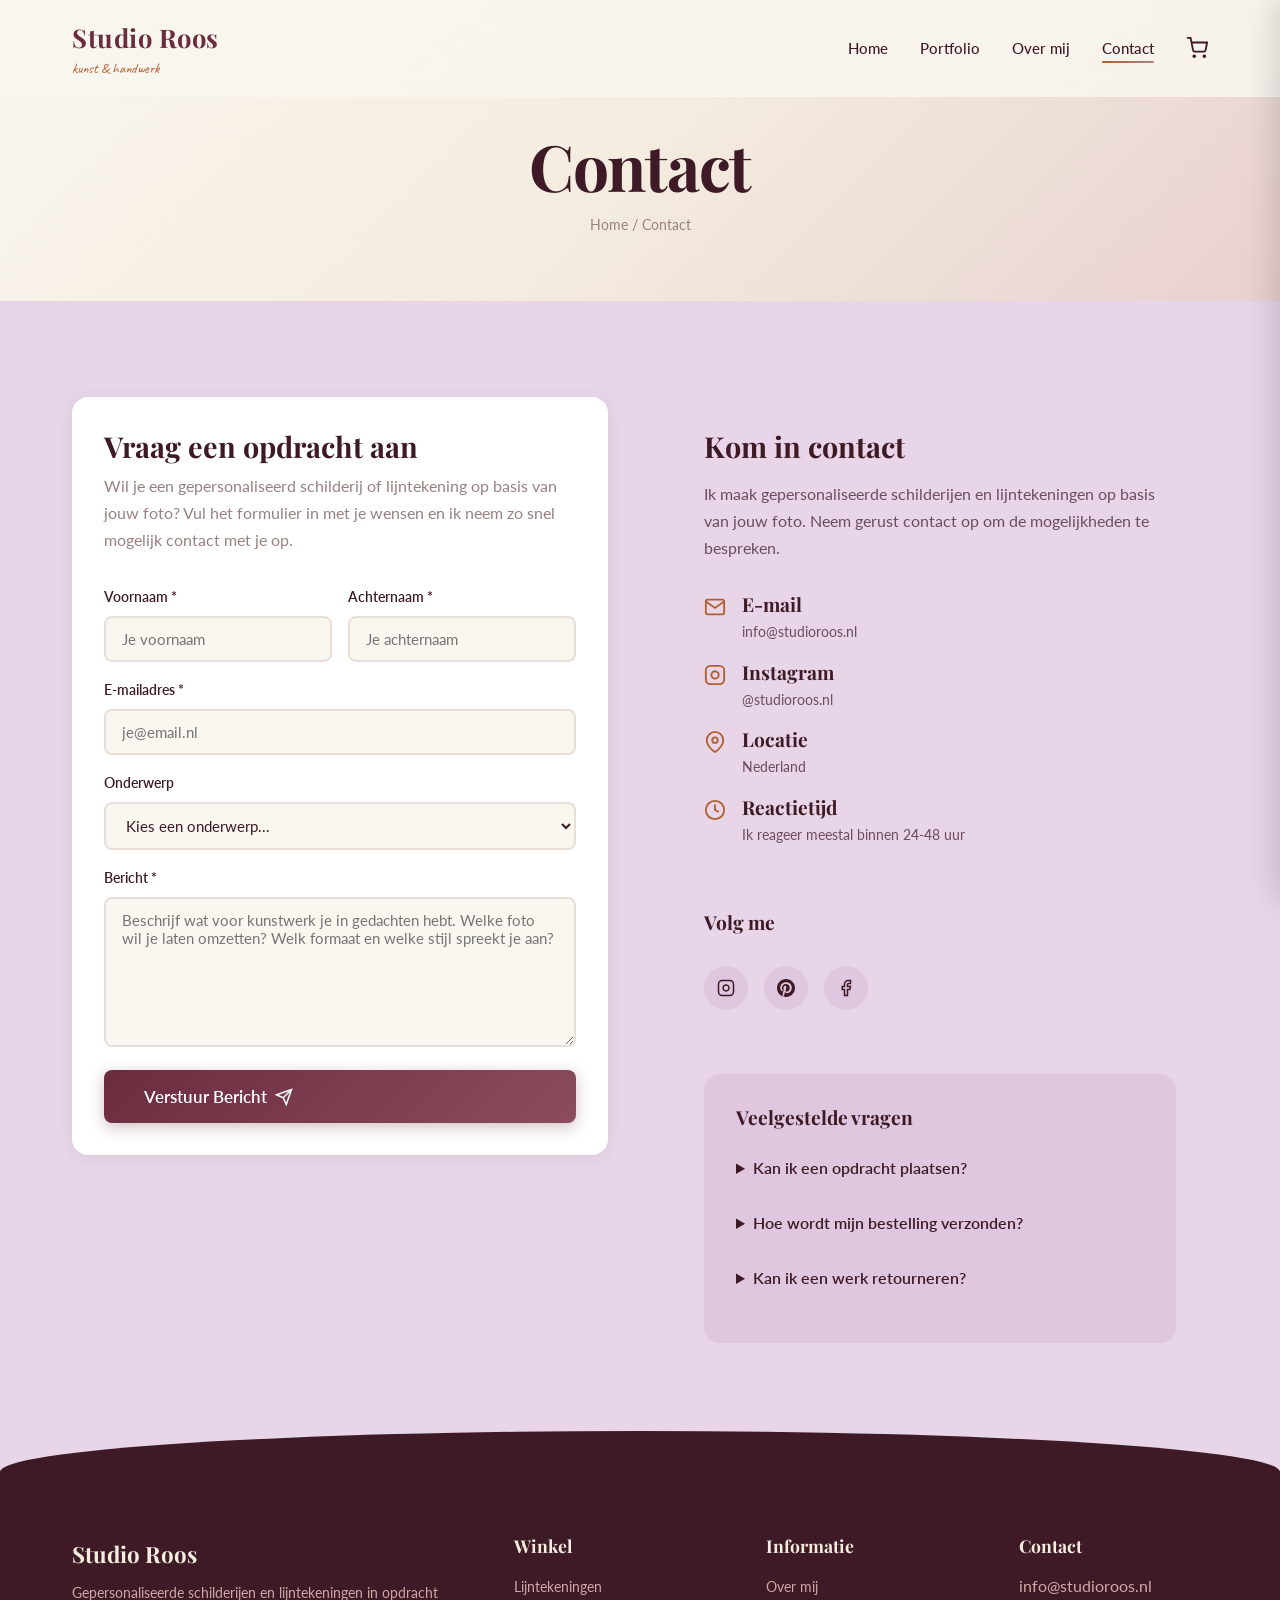
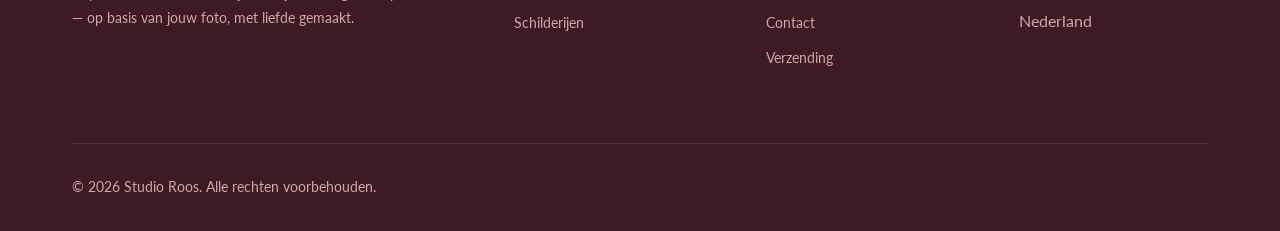
<file: contact.html>
<!DOCTYPE html>
<html lang="nl">
<head>
  <meta charset="UTF-8">
  <meta name="viewport" content="width=device-width, initial-scale=1.0">
  <title>Contact — Studio Roos</title>
  <meta name="description" content="Neem contact op met Studio Roos voor een gepersonaliseerd schilderij of lijntekening op basis van jouw foto.">
  
  <link rel="preconnect" href="https://fonts.googleapis.com">
  <link rel="preconnect" href="https://fonts.gstatic.com" crossorigin>
  <link href="https://fonts.googleapis.com/css2?family=Playfair+Display:ital,wght@0,400;0,700;1,400&family=Lato:wght@300;400;500;700&family=Caveat:wght@400;600&display=swap" rel="stylesheet">
  <link rel="stylesheet" href="css/style.css">
</head>
<body>

  <!-- NAVIGATIE -->
  <nav class="navbar" id="navbar">
    <div class="container">
      <a href="index.html" class="navbar-brand">
        <div>
          <span class="logo-text">Studio Roos</span>
          <span class="logo-sub">kunst & handwerk</span>
        </div>
      </a>
      <ul class="nav-links" id="navLinks">
        <li><a href="index.html">Home</a></li>
        <li><a href="winkel.html">Portfolio</a></li>
        <li><a href="over.html">Over mij</a></li>
        <li><a href="contact.html" class="active">Contact</a></li>
        <li>
          <a href="#" class="nav-cart" id="cartToggle" aria-label="Winkelwagen">
            <svg width="22" height="22" viewBox="0 0 24 24" fill="none" stroke="currentColor" stroke-width="2"><circle cx="9" cy="21" r="1"/><circle cx="20" cy="21" r="1"/><path d="M1 1h4l2.68 13.39a2 2 0 0 0 2 1.61h9.72a2 2 0 0 0 2-1.61L23 6H6"/></svg>
            <span class="cart-count" id="cartCount">0</span>
          </a>
        </li>
      </ul>
      <button class="nav-toggle" id="navToggle" aria-label="Menu">
        <span></span><span></span><span></span>
      </button>
    </div>
  </nav>

  <!-- PAGE HEADER -->
  <div class="page-header">
    <div class="container">
      <h1>Contact</h1>
      <p class="breadcrumb"><a href="index.html">Home</a> / Contact</p>
    </div>
  </div>

  <!-- CONTACT CONTENT -->
  <section class="section">
    <div class="container">
      <div class="contact-grid">
        
        <!-- Contact formulier -->
        <div class="contact-form fade-in-left">
          <h3 style="margin-bottom:0.5rem;">Vraag een opdracht aan</h3>
          <p style="margin-bottom:var(--space-md); color:var(--color-text-muted);">
            Wil je een gepersonaliseerd schilderij of lijntekening op basis van jouw foto? 
            Vul het formulier in met je wensen en ik neem zo snel mogelijk contact met je op.
          </p>

          <form id="contactForm" onsubmit="event.preventDefault(); showToast('Bedankt voor je bericht! Ik neem snel contact op.');">
            <div style="display:grid; grid-template-columns:1fr 1fr; gap:var(--space-sm);">
              <div class="form-group">
                <label for="firstName">Voornaam *</label>
                <input type="text" id="firstName" name="firstName" required placeholder="Je voornaam">
              </div>
              <div class="form-group">
                <label for="lastName">Achternaam *</label>
                <input type="text" id="lastName" name="lastName" required placeholder="Je achternaam">
              </div>
            </div>

            <div class="form-group">
              <label for="email">E-mailadres *</label>
              <input type="email" id="email" name="email" required placeholder="je@email.nl">
            </div>

            <div class="form-group">
              <label for="subject">Onderwerp</label>
              <select id="subject" name="subject">
                <option value="">Kies een onderwerp...</option>
                <option value="schilderij">Schilderij in opdracht</option>
                <option value="lijntekening">Lijntekening in opdracht</option>
                <option value="informatie">Informatie over prijzen & formaten</option>
                <option value="algemeen">Algemene vraag</option>
                <option value="anders">Anders</option>
              </select>
            </div>

            <div class="form-group">
              <label for="message">Bericht *</label>
              <textarea id="message" name="message" required placeholder="Beschrijf wat voor kunstwerk je in gedachten hebt. Welke foto wil je laten omzetten? Welk formaat en welke stijl spreekt je aan?"></textarea>
            </div>

            <button type="submit" class="btn btn-primary btn-lg" style="width:100%;">
              Verstuur Bericht
              <svg width="18" height="18" viewBox="0 0 24 24" fill="none" stroke="currentColor" stroke-width="2">
                <line x1="22" y1="2" x2="11" y2="13"/><polygon points="22 2 15 22 11 13 2 9 22 2"/>
              </svg>
            </button>
          </form>
        </div>

        <!-- Contact informatie -->
        <div class="contact-info fade-in-right">
          <h3>Kom in contact</h3>
          <p style="margin-bottom:var(--space-md);">
            Ik maak gepersonaliseerde schilderijen en lijntekeningen op basis van jouw foto. 
            Neem gerust contact op om de mogelijkheden te bespreken.
          </p>

          <div class="contact-info-item">
            <svg width="22" height="22" viewBox="0 0 24 24" fill="none" stroke="currentColor" stroke-width="2">
              <path d="M4 4h16c1.1 0 2 .9 2 2v12c0 1.1-.9 2-2 2H4c-1.1 0-2-.9-2-2V6c0-1.1.9-2 2-2z"/>
              <polyline points="22,6 12,13 2,6"/>
            </svg>
            <div>
              <h4>E-mail</h4>
              <p>info@studioroos.nl</p>
            </div>
          </div>

          <div class="contact-info-item">
            <svg width="22" height="22" viewBox="0 0 24 24" fill="none" stroke="currentColor" stroke-width="2">
              <rect x="2" y="2" width="20" height="20" rx="5" ry="5"/>
              <path d="M16 11.37A4 4 0 1 1 12.63 8 4 4 0 0 1 16 11.37z"/>
              <line x1="17.5" y1="6.5" x2="17.51" y2="6.5"/>
            </svg>
            <div>
              <h4>Instagram</h4>
              <p>@studioroos.nl</p>
            </div>
          </div>

          <div class="contact-info-item">
            <svg width="22" height="22" viewBox="0 0 24 24" fill="none" stroke="currentColor" stroke-width="2">
              <path d="M21 10c0 7-9 13-9 13s-9-6-9-13a9 9 0 0 1 18 0z"/>
              <circle cx="12" cy="10" r="3"/>
            </svg>
            <div>
              <h4>Locatie</h4>
              <p>Nederland</p>
            </div>
          </div>

          <div class="contact-info-item">
            <svg width="22" height="22" viewBox="0 0 24 24" fill="none" stroke="currentColor" stroke-width="2">
              <circle cx="12" cy="12" r="10"/>
              <polyline points="12 6 12 12 16 14"/>
            </svg>
            <div>
              <h4>Reactietijd</h4>
              <p>Ik reageer meestal binnen 24-48 uur</p>
            </div>
          </div>

          <!-- Social Media -->
          <div style="margin-top:var(--space-lg);">
            <h4 style="margin-bottom:var(--space-sm);">Volg me</h4>
            <div class="social-links">
              <a href="#" class="social-link" aria-label="Instagram">
                <svg width="18" height="18" viewBox="0 0 24 24" fill="none" stroke="currentColor" stroke-width="2"><rect x="2" y="2" width="20" height="20" rx="5" ry="5"/><path d="M16 11.37A4 4 0 1 1 12.63 8 4 4 0 0 1 16 11.37z"/><line x1="17.5" y1="6.5" x2="17.51" y2="6.5"/></svg>
              </a>
              <a href="#" class="social-link" aria-label="Pinterest">
                <svg width="18" height="18" viewBox="0 0 24 24" fill="currentColor"><path d="M12 0C5.373 0 0 5.373 0 12c0 5.084 3.163 9.426 7.627 11.174-.105-.949-.2-2.405.042-3.441.218-.937 1.407-5.965 1.407-5.965s-.359-.719-.359-1.782c0-1.668.967-2.914 2.171-2.914 1.023 0 1.518.769 1.518 1.69 0 1.029-.655 2.568-.994 3.995-.283 1.194.599 2.169 1.777 2.169 2.133 0 3.772-2.249 3.772-5.495 0-2.873-2.064-4.882-5.012-4.882-3.414 0-5.418 2.561-5.418 5.207 0 1.031.397 2.138.893 2.738a.36.36 0 0 1 .083.345l-.333 1.36c-.053.22-.174.267-.402.161-1.499-.698-2.436-2.889-2.436-4.649 0-3.785 2.75-7.262 7.929-7.262 4.163 0 7.398 2.967 7.398 6.931 0 4.136-2.607 7.464-6.227 7.464-1.216 0-2.359-.632-2.75-1.378l-.748 2.853c-.271 1.043-1.002 2.35-1.492 3.146C9.57 23.812 10.763 24 12 24c6.627 0 12-5.373 12-12S18.627 0 12 0z"/></svg>
              </a>
              <a href="#" class="social-link" aria-label="Facebook">
                <svg width="18" height="18" viewBox="0 0 24 24" fill="none" stroke="currentColor" stroke-width="2"><path d="M18 2h-3a5 5 0 0 0-5 5v3H7v4h3v8h4v-8h3l1-4h-4V7a1 1 0 0 1 1-1h3z"/></svg>
              </a>
            </div>
          </div>

          <!-- FAQ -->
          <div style="margin-top:var(--space-lg); padding:var(--space-md); background:var(--color-bg-warm); border-radius:var(--radius-lg);">
            <h4 style="margin-bottom:var(--space-sm);">Veelgestelde vragen</h4>
            
            <details style="margin-bottom:0.75rem;">
              <summary style="cursor:pointer; font-weight:600; color:var(--color-text); padding:0.5rem 0;">
                Kan ik een opdracht plaatsen?
              </summary>
              <p style="padding:0.5rem 0; font-size:0.9rem;">
                Ja, ik maak graag werk op maat! Neem contact op met je ideeën en wensen, 
                dan bespreken we samen de mogelijkheden.
              </p>
            </details>

            <details style="margin-bottom:0.75rem;">
              <summary style="cursor:pointer; font-weight:600; color:var(--color-text); padding:0.5rem 0;">
                Hoe wordt mijn bestelling verzonden?
              </summary>
              <p style="padding:0.5rem 0; font-size:0.9rem;">
                Elk werk wordt zorgvuldig verpakt en verzonden via PostNL. Binnen Nederland 
                ontvang je je bestelling meestal binnen 3-5 werkdagen.
              </p>
            </details>

            <details style="margin-bottom:0.75rem;">
              <summary style="cursor:pointer; font-weight:600; color:var(--color-text); padding:0.5rem 0;">
                Kan ik een werk retourneren?
              </summary>
              <p style="padding:0.5rem 0; font-size:0.9rem;">
                Omdat elk werk uniek en handgemaakt is, is retourneren in principe niet mogelijk. 
                Bij beschadiging neem ik uiteraard contact op voor een oplossing.
              </p>
            </details>
          </div>
        </div>
      </div>
    </div>
  </section>

  <!-- FOOTER -->
  <footer class="footer">
    <div class="container">
      <div class="footer-grid">
        <div class="footer-about">
          <div class="logo-text">Studio Roos</div>
          <p>Gepersonaliseerde schilderijen en lijntekeningen in opdracht — op basis van jouw foto, met liefde gemaakt.</p>
        </div>
        <div>
          <h4>Winkel</h4>
          <ul class="footer-links">
            <li><a href="winkel.html?categorie=lijntekeningen">Lijntekeningen</a></li>
            <li><a href="winkel.html?categorie=schilderijen">Schilderijen</a></li>
          </ul>
        </div>
        <div>
          <h4>Informatie</h4>
          <ul class="footer-links">
            <li><a href="over.html">Over mij</a></li>
            <li><a href="contact.html">Contact</a></li>
            <li><a href="#">Verzending</a></li>
          </ul>
        </div>
        <div>
          <h4>Contact</h4>
          <ul class="footer-links">
            <li>info@studioroos.nl</li>
            <li>Nederland</li>
          </ul>
        </div>
      </div>
      <div class="footer-bottom">
        <p>&copy; 2026 Studio Roos. Alle rechten voorbehouden.</p>
      </div>
    </div>
  </footer>

  <!-- WINKELWAGEN SIDEBAR -->
  <div class="cart-overlay" id="cartOverlay"></div>
  <aside class="cart-sidebar" id="cartSidebar">
    <div class="cart-header">
      <h3>Winkelwagen</h3>
      <button class="cart-close" id="cartClose" aria-label="Sluiten">
        <svg width="24" height="24" viewBox="0 0 24 24" fill="none" stroke="currentColor" stroke-width="2"><line x1="18" y1="6" x2="6" y2="18"/><line x1="6" y1="6" x2="18" y2="18"/></svg>
      </button>
    </div>
    <div class="cart-items" id="cartItems">
      <div class="cart-empty" id="cartEmpty">
        <svg viewBox="0 0 24 24" fill="none" stroke="currentColor" stroke-width="1.5"><circle cx="9" cy="21" r="1"/><circle cx="20" cy="21" r="1"/><path d="M1 1h4l2.68 13.39a2 2 0 0 0 2 1.61h9.72a2 2 0 0 0 2-1.61L23 6H6"/></svg>
        <p>Je winkelwagen is leeg</p>
        <a href="winkel.html" class="btn btn-secondary btn-sm">Bekijk de winkel</a>
      </div>
    </div>
    <div class="cart-footer" id="cartFooter" style="display:none;">
      <div class="cart-total">
        <span>Totaal</span>
        <span id="cartTotal">€0,00</span>
      </div>
      <button class="btn btn-primary" style="width:100%;">Afrekenen</button>
    </div>
  </aside>

  <!-- TOAST -->
  <div class="toast" id="toast">
    <span class="toast-icon">
      <svg width="20" height="20" viewBox="0 0 24 24" fill="none" stroke="currentColor" stroke-width="2"><path d="M22 11.08V12a10 10 0 1 1-5.93-9.14"/><polyline points="22 4 12 14.01 9 11.01"/></svg>
    </span>
    <span id="toastMessage">Item toegevoegd!</span>
  </div>

  <script src="js/main.js"></script>
</body>
</html>
</file>
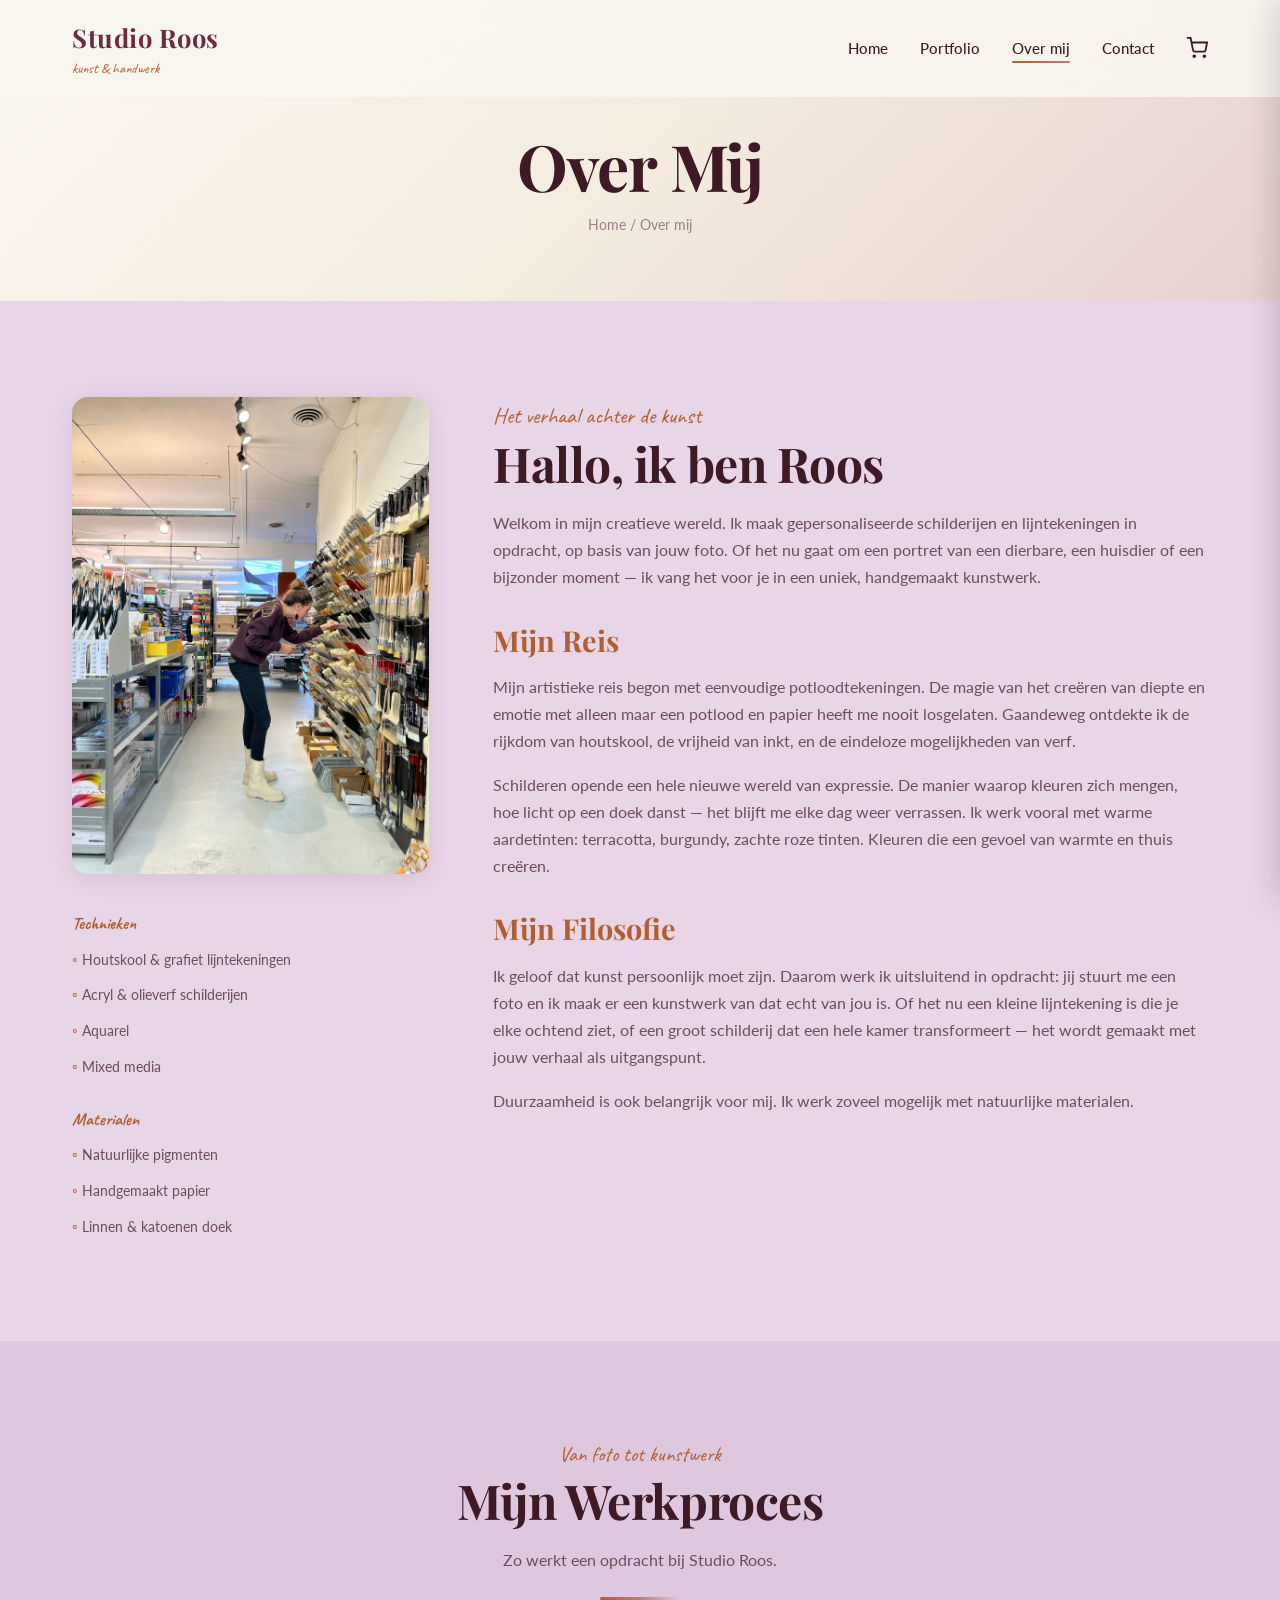
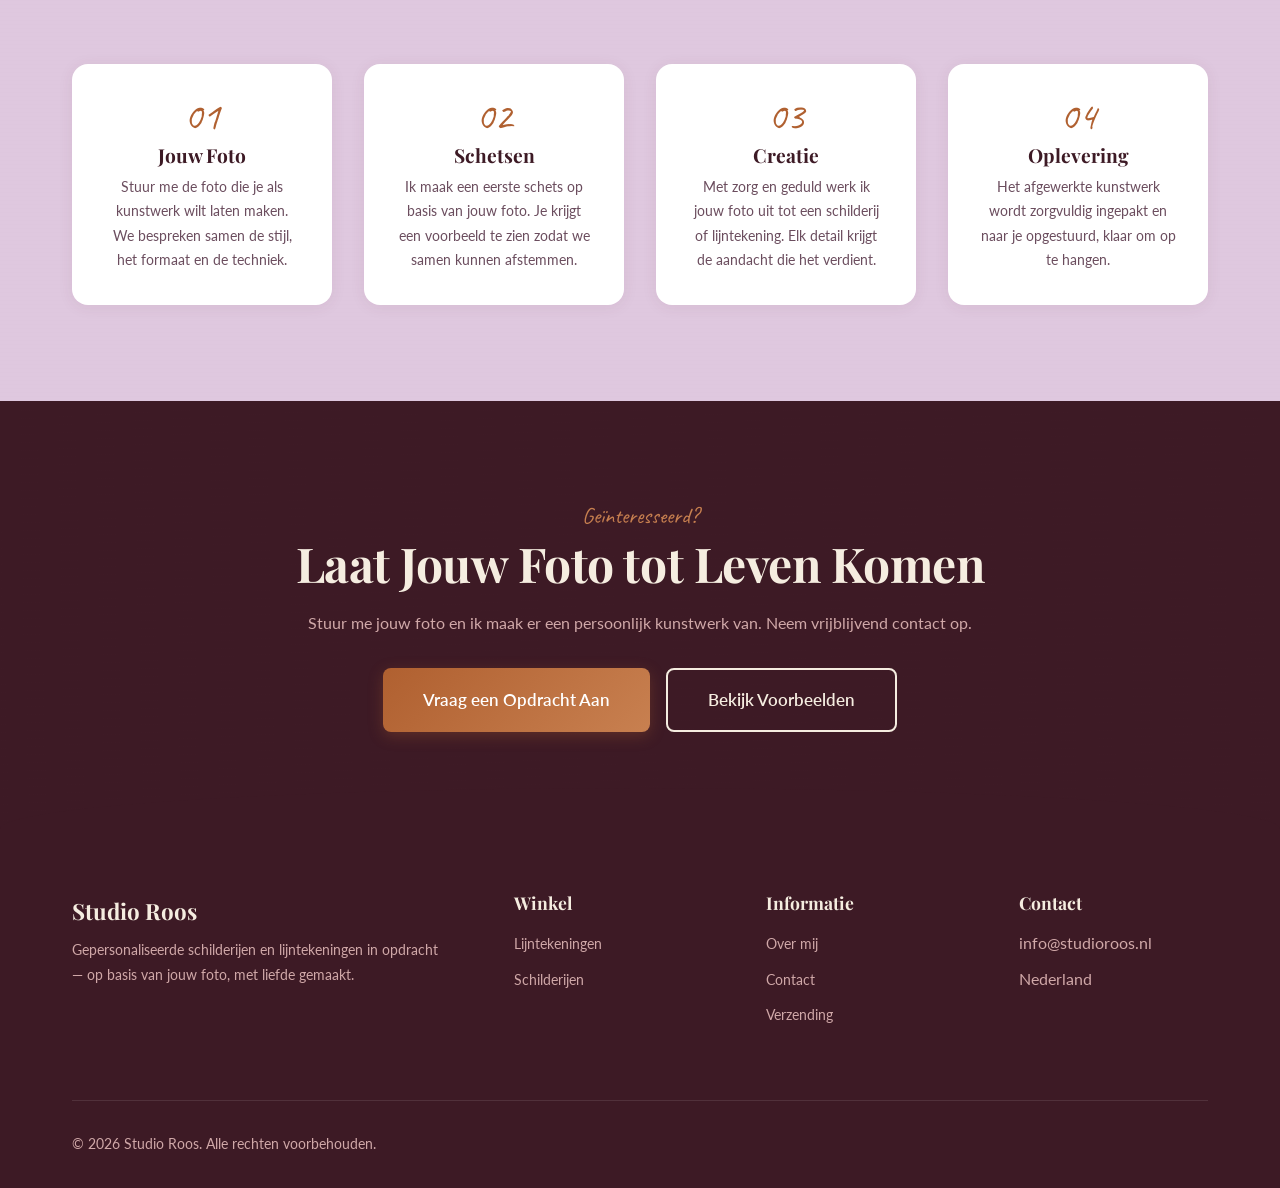
<file: over.html>
<!DOCTYPE html>
<html lang="nl">
<head>
  <meta charset="UTF-8">
  <meta name="viewport" content="width=device-width, initial-scale=1.0">
  <title>Over mij — Studio Roos</title>
  <meta name="description" content="Leer meer over de kunstenaar achter Studio Roos. Gepersonaliseerde schilderijen en lijntekeningen op basis van jouw foto.">
  
  <link rel="preconnect" href="https://fonts.googleapis.com">
  <link rel="preconnect" href="https://fonts.gstatic.com" crossorigin>
  <link href="https://fonts.googleapis.com/css2?family=Playfair+Display:ital,wght@0,400;0,700;1,400&family=Lato:wght@300;400;500;700&family=Caveat:wght@400;600&display=swap" rel="stylesheet">
  <link rel="stylesheet" href="css/style.css">
</head>
<body>

  <!-- NAVIGATIE -->
  <nav class="navbar" id="navbar">
    <div class="container">
      <a href="index.html" class="navbar-brand">
        <div>
          <span class="logo-text">Studio Roos</span>
          <span class="logo-sub">kunst & handwerk</span>
        </div>
      </a>
      <ul class="nav-links" id="navLinks">
        <li><a href="index.html">Home</a></li>
        <li><a href="winkel.html">Portfolio</a></li>
        <li><a href="over.html" class="active">Over mij</a></li>
        <li><a href="contact.html">Contact</a></li>
        <li>
          <a href="#" class="nav-cart" id="cartToggle" aria-label="Winkelwagen">
            <svg width="22" height="22" viewBox="0 0 24 24" fill="none" stroke="currentColor" stroke-width="2"><circle cx="9" cy="21" r="1"/><circle cx="20" cy="21" r="1"/><path d="M1 1h4l2.68 13.39a2 2 0 0 0 2 1.61h9.72a2 2 0 0 0 2-1.61L23 6H6"/></svg>
            <span class="cart-count" id="cartCount">0</span>
          </a>
        </li>
      </ul>
      <button class="nav-toggle" id="navToggle" aria-label="Menu">
        <span></span><span></span><span></span>
      </button>
    </div>
  </nav>

  <!-- PAGE HEADER -->
  <div class="page-header">
    <div class="container">
      <h1>Over Mij</h1>
      <p class="breadcrumb"><a href="index.html">Home</a> / Over mij</p>
    </div>
  </div>

  <!-- OVER MIJ CONTENT -->
  <section class="section">
    <div class="container">
      <div class="about-content">
        
        <!-- Sidebar met foto en details -->
        <div class="about-sidebar fade-in-left">
          <img src="Over mij.jpeg" 
               alt="Roos - Kunstenaar" class="about-photo">
          
          <div class="about-details">
            <h4>Technieken</h4>
            <ul>
              <li>Houtskool & grafiet lijntekeningen</li>
              <li>Acryl & olieverf schilderijen</li>
              <li>Aquarel</li>
              <li>Mixed media</li>
            </ul>

            <h4 style="margin-top:1.5rem;">Materialen</h4>
            <ul>
              <li>Natuurlijke pigmenten</li>
              <li>Handgemaakt papier</li>
              <li>Linnen & katoenen doek</li>
            </ul>
          </div>
        </div>

        <!-- Verhaal -->
        <div class="about-story fade-in-right">
          <span class="accent-text">Het verhaal achter de kunst</span>
          <h2>Hallo, ik ben Roos</h2>
          <p>
            Welkom in mijn creatieve wereld. Ik maak gepersonaliseerde schilderijen en 
            lijntekeningen in opdracht, op basis van jouw foto. Of het nu gaat om een 
            portret van een dierbare, een huisdier of een bijzonder moment — ik vang het 
            voor je in een uniek, handgemaakt kunstwerk.
          </p>

          <h3>Mijn Reis</h3>
          <p>
            Mijn artistieke reis begon met eenvoudige potloodtekeningen. De magie van het 
            creëren van diepte en emotie met alleen maar een potlood en papier heeft me 
            nooit losgelaten. Gaandeweg ontdekte ik de rijkdom van houtskool, de vrijheid 
            van inkt, en de eindeloze mogelijkheden van verf.
          </p>
          <p>
            Schilderen opende een hele nieuwe wereld van expressie. De manier waarop kleuren 
            zich mengen, hoe licht op een doek danst — het blijft me elke dag weer verrassen. 
            Ik werk vooral met warme aardetinten: terracotta, burgundy, zachte roze tinten. 
            Kleuren die een gevoel van warmte en thuis creëren.
          </p>

          <h3>Mijn Filosofie</h3>
          <p>
            Ik geloof dat kunst persoonlijk moet zijn. Daarom werk ik uitsluitend in 
            opdracht: jij stuurt me een foto en ik maak er een kunstwerk van dat echt 
            van jou is. Of het nu een kleine lijntekening is die je 
            elke ochtend ziet, of een groot schilderij dat een hele kamer transformeert — 
            het wordt gemaakt met jouw verhaal als uitgangspunt.
          </p>
          <p>
            Duurzaamheid is ook belangrijk voor mij. Ik werk zoveel mogelijk met natuurlijke 
            materialen.
          </p>
        </div>
      </div>
    </div>
  </section>

  <!-- WERKPROCES -->
  <section class="section section-warm texture-fabric" style="position:relative;">
    <div class="container">
      <div class="section-header fade-in">
        <span class="subtitle">Van foto tot kunstwerk</span>
        <h2>Mijn Werkproces</h2>
        <p>Zo werkt een opdracht bij Studio Roos.</p>
      </div>

      <div class="process-steps">
        <div class="process-step fade-in stagger-1">
          <div class="process-step-number">01</div>
          <h4>Jouw Foto</h4>
          <p>Stuur me de foto die je als kunstwerk wilt laten maken. We bespreken samen de stijl, het formaat en de techniek.</p>
        </div>
        <div class="process-step fade-in stagger-2">
          <div class="process-step-number">02</div>
          <h4>Schetsen</h4>
          <p>Ik maak een eerste schets op basis van jouw foto. Je krijgt een voorbeeld te zien zodat we samen kunnen afstemmen.</p>
        </div>
        <div class="process-step fade-in stagger-3">
          <div class="process-step-number">03</div>
          <h4>Creatie</h4>
          <p>Met zorg en geduld werk ik jouw foto uit tot een schilderij of lijntekening. Elk detail krijgt de aandacht die het verdient.</p>
        </div>
        <div class="process-step fade-in stagger-4">
          <div class="process-step-number">04</div>
          <h4>Oplevering</h4>
          <p>Het afgewerkte kunstwerk wordt zorgvuldig ingepakt en naar je opgestuurd, klaar om op te hangen.</p>
        </div>
      </div>
    </div>
  </section>

  <!-- CTA -->
  <section class="section section-dark texture-brush" style="position:relative;">
    <div class="container container-narrow" style="text-align:center;">
      <div class="fade-in">
        <span class="accent-text" style="color:var(--terracotta-light);">Geïnteresseerd?</span>
        <h2 style="color:var(--cream); margin-bottom:var(--space-sm);">Laat Jouw Foto tot Leven Komen</h2>
        <p style="margin-bottom:var(--space-md);">Stuur me jouw foto en ik maak er een persoonlijk kunstwerk van. Neem vrijblijvend contact op.</p>
        <div style="display:flex; gap:var(--space-sm); justify-content:center; flex-wrap:wrap;">
          <a href="contact.html" class="btn btn-warm btn-lg">Vraag een Opdracht Aan</a>
          <a href="winkel.html" class="btn btn-secondary btn-lg" style="border-color:var(--cream); color:var(--cream);">Bekijk Voorbeelden</a>
        </div>
      </div>
    </div>
  </section>

  <!-- FOOTER -->
  <footer class="footer">
    <div class="container">
      <div class="footer-grid">
        <div class="footer-about">
          <div class="logo-text">Studio Roos</div>
          <p>Gepersonaliseerde schilderijen en lijntekeningen in opdracht — op basis van jouw foto, met liefde gemaakt.</p>
        </div>
        <div>
          <h4>Winkel</h4>
          <ul class="footer-links">
            <li><a href="winkel.html?categorie=lijntekeningen">Lijntekeningen</a></li>
            <li><a href="winkel.html?categorie=schilderijen">Schilderijen</a></li>
          </ul>
        </div>
        <div>
          <h4>Informatie</h4>
          <ul class="footer-links">
            <li><a href="over.html">Over mij</a></li>
            <li><a href="contact.html">Contact</a></li>
            <li><a href="#">Verzending</a></li>
          </ul>
        </div>
        <div>
          <h4>Contact</h4>
          <ul class="footer-links">
            <li>info@studioroos.nl</li>
            <li>Nederland</li>
          </ul>
        </div>
      </div>
      <div class="footer-bottom">
        <p>&copy; 2026 Studio Roos. Alle rechten voorbehouden.</p>
      </div>
    </div>
  </footer>

  <!-- WINKELWAGEN SIDEBAR -->
  <div class="cart-overlay" id="cartOverlay"></div>
  <aside class="cart-sidebar" id="cartSidebar">
    <div class="cart-header">
      <h3>Winkelwagen</h3>
      <button class="cart-close" id="cartClose" aria-label="Sluiten">
        <svg width="24" height="24" viewBox="0 0 24 24" fill="none" stroke="currentColor" stroke-width="2"><line x1="18" y1="6" x2="6" y2="18"/><line x1="6" y1="6" x2="18" y2="18"/></svg>
      </button>
    </div>
    <div class="cart-items" id="cartItems">
      <div class="cart-empty" id="cartEmpty">
        <svg viewBox="0 0 24 24" fill="none" stroke="currentColor" stroke-width="1.5"><circle cx="9" cy="21" r="1"/><circle cx="20" cy="21" r="1"/><path d="M1 1h4l2.68 13.39a2 2 0 0 0 2 1.61h9.72a2 2 0 0 0 2-1.61L23 6H6"/></svg>
        <p>Je winkelwagen is leeg</p>
        <a href="winkel.html" class="btn btn-secondary btn-sm">Bekijk de winkel</a>
      </div>
    </div>
    <div class="cart-footer" id="cartFooter" style="display:none;">
      <div class="cart-total">
        <span>Totaal</span>
        <span id="cartTotal">€0,00</span>
      </div>
      <button class="btn btn-primary" style="width:100%;">Afrekenen</button>
    </div>
  </aside>

  <!-- TOAST -->
  <div class="toast" id="toast">
    <span class="toast-icon">
      <svg width="20" height="20" viewBox="0 0 24 24" fill="none" stroke="currentColor" stroke-width="2"><path d="M22 11.08V12a10 10 0 1 1-5.93-9.14"/><polyline points="22 4 12 14.01 9 11.01"/></svg>
    </span>
    <span id="toastMessage">Item toegevoegd!</span>
  </div>

  <script src="js/main.js"></script>
</body>
</html>
</file>
<file: css/style.css>
/* ============================================
   STUDIO ROOS — Kunstverkoop Website
   Kleurenpalet geïnspireerd op textuur-analyses:
   
   Primair:     Burgundy/Wijn    #6B2D3E → donker accent
   Secundair:   Terracotta       #B06030 → warm accent
   Tertiair:    Dusty Rose       #B08080 → zacht accent
   Neutraal:    Mauve            #E8D5E8 → achtergrond
   Neutraal 2:  Warm Taupe       #C0B0A0 → subtiel
   Donker:      Deep Wine        #3D1A25 → tekst/contrast
   
   Patronen: organische texturen, penseelstreken,
   stof-achtige achtergronden, handgemaakt gevoel
   ============================================ */

/* === CSS Custom Properties === */
:root {
  /* Kleuren uit analyse */
  --burgundy: #6B2D3E;
  --burgundy-light: #8B4D5E;
  --burgundy-dark: #3D1A25;
  --terracotta: #B06030;
  --terracotta-light: #C88050;
  --terracotta-dark: #8A4820;
  --dusty-rose: #B08080;
  --dusty-rose-light: #D0A8A8;
  --dusty-rose-pale: #E8D0D0;
  --cream: #F5EDE0;
  --cream-warm: #F0E0C0;
  --cream-light: #FAF6F0;
  --taupe: #C0B0A0;
  --taupe-light: #D8CFC5;
  --taupe-dark: #907060;
  --ochre: #A08040;
  --olive-muted: #807030;
  --deep-brown: #4A2A1A;

  /* Functionele kleuren */
  --color-text: #3D1A25;
  --color-text-light: #6B4D5E;
  --color-text-muted: #9A8080;
  --color-bg: #E8D5E8;
  --color-bg-warm: #DFC8DF;
  --color-bg-accent: #D4B8D4;
  --color-primary: #6B2D3E;
  --color-primary-hover: #8B4D5E;
  --color-secondary: #B06030;
  --color-secondary-hover: #C88050;
  --color-accent: #B08080;
  --color-border: #D8CFC5;
  --color-border-light: #E8E0D8;

  /* Typografie */
  --font-heading: 'Playfair Display', Georgia, 'Times New Roman', serif;
  --font-body: 'Lato', 'Segoe UI', Tahoma, sans-serif;
  --font-accent: 'Caveat', cursive;

  /* Spacing */
  --space-xs: 0.5rem;
  --space-sm: 1rem;
  --space-md: 2rem;
  --space-lg: 4rem;
  --space-xl: 6rem;

  /* Shadows */
  --shadow-soft: 0 2px 15px rgba(107, 45, 62, 0.08);
  --shadow-medium: 0 4px 25px rgba(107, 45, 62, 0.12);
  --shadow-hover: 0 8px 35px rgba(107, 45, 62, 0.18);

  /* Transitions */
  --transition-smooth: 0.3s cubic-bezier(0.4, 0, 0.2, 1);
  --transition-slow: 0.6s cubic-bezier(0.4, 0, 0.2, 1);

  /* Border radius - organische vormen */
  --radius-sm: 4px;
  --radius-md: 8px;
  --radius-lg: 16px;
  --radius-organic: 30% 70% 70% 30% / 30% 30% 70% 70%;
}

/* === Reset & Base === */
*, *::before, *::after {
  margin: 0;
  padding: 0;
  box-sizing: border-box;
}

html {
  scroll-behavior: smooth;
  font-size: 16px;
}

body {
  font-family: var(--font-body);
  color: var(--color-text);
  background-color: var(--color-bg);
  line-height: 1.7;
  overflow-x: hidden;
}

/* === Textuurpatronen (geïnspireerd op de afbeeldingen) === */

/* Papier/canvas textuur overlay — grove, handgemaakte feel */
.texture-paper::before {
  content: '';
  position: absolute;
  inset: 0;
  opacity: 0.03;
  pointer-events: none;
  background-image: 
    url("data:image/svg+xml,%3Csvg xmlns='http://www.w3.org/2000/svg' width='300' height='300'%3E%3Cfilter id='noise'%3E%3CfeTurbulence type='fractalNoise' baseFrequency='0.65' numOctaves='3' stitchTiles='stitch'/%3E%3C/filter%3E%3Crect width='100%25' height='100%25' filter='url(%23noise)' opacity='1'/%3E%3C/svg%3E");
}

/* Penseelstreek textuur — organische, vloeiende lijnen */
.texture-brush::before {
  content: '';
  position: absolute;
  inset: 0;
  opacity: 0.04;
  pointer-events: none;
  background: repeating-linear-gradient(
    -3deg,
    transparent,
    transparent 2px,
    rgba(107, 45, 62, 0.15) 2px,
    rgba(107, 45, 62, 0.15) 3px,
    transparent 3px,
    transparent 8px
  );
}

/* Stof/tufting textuur — weefpatroon */
.texture-fabric::before {
  content: '';
  position: absolute;
  inset: 0;
  opacity: 0.025;
  pointer-events: none;
  background-image: 
    repeating-linear-gradient(
      0deg,
      rgba(107, 45, 62, 0.3) 0px,
      transparent 1px,
      transparent 4px
    ),
    repeating-linear-gradient(
      90deg,
      rgba(176, 96, 48, 0.2) 0px,
      transparent 1px,
      transparent 4px
    );
}

/* Organische blob achtergronden */
.organic-blob {
  position: absolute;
  border-radius: var(--radius-organic);
  filter: blur(60px);
  opacity: 0.15;
  pointer-events: none;
  z-index: 0;
}

/* === Typografie === */
h1, h2, h3, h4, h5, h6 {
  font-family: var(--font-heading);
  font-weight: 700;
  line-height: 1.2;
  color: var(--color-text);
}

h1 {
  font-size: clamp(2.5rem, 5vw, 4rem);
  letter-spacing: -0.02em;
}

h2 {
  font-size: clamp(2rem, 4vw, 3rem);
  letter-spacing: -0.01em;
}

h3 {
  font-size: clamp(1.3rem, 2.5vw, 1.8rem);
}

h4 {
  font-size: 1.2rem;
}

p {
  margin-bottom: 1rem;
  color: var(--color-text-light);
}

a {
  color: var(--color-primary);
  text-decoration: none;
  transition: color var(--transition-smooth);
}

a:hover {
  color: var(--color-secondary);
}

/* Handschrift-stijl accent tekst */
.accent-text {
  font-family: var(--font-accent);
  font-size: 1.4em;
  color: var(--color-secondary);
}

/* === Layout Utilities === */
.container {
  width: 100%;
  max-width: 1200px;
  margin: 0 auto;
  padding: 0 var(--space-md);
}

.container-narrow {
  max-width: 800px;
}

.section {
  padding: var(--space-xl) 0;
  position: relative;
}

.section-warm {
  background-color: var(--color-bg-warm);
}

.section-accent {
  background-color: var(--color-bg-accent);
}

.section-dark {
  background-color: var(--burgundy-dark);
  color: var(--cream);
}

.section-dark p {
  color: var(--dusty-rose-light);
}

.section-dark h2,
.section-dark h3 {
  color: var(--cream);
}

.flex {
  display: flex;
}

.flex-center {
  align-items: center;
  justify-content: center;
}

.grid {
  display: grid;
  gap: var(--space-md);
}

/* === Organische sectie-dividers (penseelstreek-stijl) === */
.divider-brush {
  width: 100%;
  height: 40px;
  position: relative;
  overflow: hidden;
}

.divider-brush svg {
  width: 100%;
  height: 100%;
  display: block;
}

.section-divider {
  position: relative;
  height: 80px;
  margin: -1px 0;
  overflow: hidden;
}

.section-divider::before {
  content: '';
  position: absolute;
  bottom: 0;
  left: -5%;
  width: 110%;
  height: 100%;
  background: var(--color-bg);
  border-radius: 50% 50% 0 0 / 100% 100% 0 0;
}

.section-warm + .section-divider::before {
  background: var(--color-bg-warm);
}

/* === Navigatie === */
.navbar {
  position: fixed;
  top: 0;
  left: 0;
  right: 0;
  z-index: 1000;
  padding: var(--space-sm) 0;
  transition: all var(--transition-smooth);
  background: rgba(250, 246, 240, 0.85);
  backdrop-filter: blur(20px);
  -webkit-backdrop-filter: blur(20px);
  border-bottom: 1px solid transparent;
}

.navbar.scrolled {
  padding: 0.5rem 0;
  border-bottom-color: var(--color-border-light);
  box-shadow: var(--shadow-soft);
}

.navbar .container {
  display: flex;
  align-items: center;
  justify-content: space-between;
}

.navbar-brand {
  display: flex;
  align-items: center;
  gap: 0.75rem;
  text-decoration: none;
}

.navbar-brand .logo-text {
  font-family: var(--font-heading);
  font-size: 1.6rem;
  font-weight: 700;
  color: var(--color-primary);
  letter-spacing: 0.02em;
}

.navbar-brand .logo-sub {
  font-family: var(--font-accent);
  font-size: 0.9rem;
  color: var(--color-secondary);
  display: block;
  margin-top: -4px;
}

.nav-links {
  display: flex;
  align-items: center;
  gap: var(--space-md);
  list-style: none;
}

.nav-links a {
  font-size: 0.95rem;
  font-weight: 500;
  color: var(--color-text);
  text-decoration: none;
  position: relative;
  padding: 0.25rem 0;
  transition: color var(--transition-smooth);
}

.nav-links a::after {
  content: '';
  position: absolute;
  bottom: -2px;
  left: 0;
  width: 0;
  height: 2px;
  background: linear-gradient(90deg, var(--terracotta), var(--dusty-rose));
  border-radius: 2px;
  transition: width var(--transition-smooth);
}

.nav-links a:hover::after,
.nav-links a.active::after {
  width: 100%;
}

.nav-links a:hover {
  color: var(--color-primary);
}

.nav-cart {
  position: relative;
  display: flex;
  align-items: center;
  cursor: pointer;
}

.nav-cart .cart-count {
  position: absolute;
  top: -8px;
  right: -10px;
  background: var(--terracotta);
  color: white;
  font-size: 0.7rem;
  font-weight: 700;
  width: 18px;
  height: 18px;
  border-radius: 50%;
  display: flex;
  align-items: center;
  justify-content: center;
}

/* Mobile hamburger */
.nav-toggle {
  display: none;
  flex-direction: column;
  gap: 5px;
  cursor: pointer;
  padding: 5px;
  background: none;
  border: none;
}

.nav-toggle span {
  display: block;
  width: 24px;
  height: 2px;
  background: var(--color-text);
  border-radius: 2px;
  transition: all var(--transition-smooth);
}

.nav-toggle.active span:nth-child(1) {
  transform: rotate(45deg) translate(5px, 5px);
}

.nav-toggle.active span:nth-child(2) {
  opacity: 0;
}

.nav-toggle.active span:nth-child(3) {
  transform: rotate(-45deg) translate(5px, -5px);
}

/* === Hero Section === */
.hero {
  min-height: 100vh;
  display: flex;
  align-items: center;
  position: relative;
  overflow: hidden;
  background: linear-gradient(
    135deg,
    var(--cream-light) 0%,
    var(--cream) 30%,
    var(--cream-warm) 70%,
    var(--dusty-rose-pale) 100%
  );
}

.hero::before {
  content: '';
  position: absolute;
  inset: 0;
  opacity: 0.03;
  pointer-events: none;
  background-image: 
    url("data:image/svg+xml,%3Csvg xmlns='http://www.w3.org/2000/svg' width='400' height='400'%3E%3Cfilter id='n'%3E%3CfeTurbulence type='fractalNoise' baseFrequency='0.5' numOctaves='4' stitchTiles='stitch'/%3E%3C/filter%3E%3Crect width='100%25' height='100%25' filter='url(%23n)'/%3E%3C/svg%3E");
}

/* Organische achtergrond blobs */
.hero .blob-1 {
  width: 500px;
  height: 500px;
  background: var(--dusty-rose);
  top: -100px;
  right: -100px;
  animation: blobFloat 20s ease-in-out infinite;
}

.hero .blob-2 {
  width: 400px;
  height: 400px;
  background: var(--terracotta);
  bottom: -50px;
  left: -150px;
  animation: blobFloat 25s ease-in-out infinite reverse;
}

.hero .blob-3 {
  width: 300px;
  height: 300px;
  background: var(--burgundy);
  top: 40%;
  right: 20%;
  animation: blobFloat 18s ease-in-out infinite 5s;
}

@keyframes blobFloat {
  0%, 100% {
    border-radius: 30% 70% 70% 30% / 30% 30% 70% 70%;
    transform: translate(0, 0) rotate(0deg);
  }
  25% {
    border-radius: 58% 42% 35% 65% / 45% 55% 45% 55%;
    transform: translate(20px, -30px) rotate(5deg);
  }
  50% {
    border-radius: 40% 60% 60% 40% / 60% 40% 60% 40%;
    transform: translate(-10px, 20px) rotate(-3deg);
  }
  75% {
    border-radius: 65% 35% 45% 55% / 35% 65% 35% 65%;
    transform: translate(15px, 10px) rotate(4deg);
  }
}

.hero-content {
  position: relative;
  z-index: 1;
  display: grid;
  grid-template-columns: 1fr 1fr;
  gap: var(--space-lg);
  align-items: center;
  padding-top: 5rem;
}

.hero-text h1 {
  margin-bottom: var(--space-sm);
  color: var(--burgundy-dark);
}

.hero-text h1 span {
  display: block;
  font-family: var(--font-accent);
  font-weight: 400;
  font-size: 0.5em;
  color: var(--terracotta);
  margin-bottom: 0.5rem;
}

.hero-text .tagline {
  font-size: 1.15rem;
  color: var(--color-text-light);
  margin-bottom: var(--space-md);
  max-width: 480px;
}

.hero-buttons {
  display: flex;
  gap: var(--space-sm);
  flex-wrap: wrap;
}

.hero-image {
  position: relative;
}

.hero-image-frame {
  position: relative;
  border-radius: 30% 70% 53% 47% / 40% 35% 65% 60%;
  overflow: hidden;
  aspect-ratio: 4/5;
  box-shadow: var(--shadow-medium);
  animation: frameFloat 15s ease-in-out infinite;
}

@keyframes frameFloat {
  0%, 100% { border-radius: 30% 70% 53% 47% / 40% 35% 65% 60%; }
  33% { border-radius: 50% 50% 40% 60% / 35% 45% 55% 65%; }
  66% { border-radius: 40% 60% 65% 35% / 55% 40% 60% 45%; }
}

.hero-image-frame img {
  width: 100%;
  height: 100%;
  object-fit: cover;
}

/* Decoratieve penseelstreek rondom hero image */
.hero-image::before {
  content: '';
  position: absolute;
  top: -20px;
  right: -20px;
  width: 100%;
  height: 100%;
  border: 3px solid var(--terracotta);
  border-radius: 40% 60% 65% 35% / 55% 40% 60% 45%;
  opacity: 0.3;
  z-index: -1;
}

/* Scroll indicator in penseelstreek-stijl */
.scroll-indicator {
  position: absolute;
  bottom: 2rem;
  left: 50%;
  transform: translateX(-50%);
  display: flex;
  flex-direction: column;
  align-items: center;
  gap: 0.5rem;
  color: var(--color-text-muted);
  font-size: 0.8rem;
  animation: scrollBounce 2s ease-in-out infinite;
}

.scroll-indicator svg {
  width: 24px;
  height: 24px;
}

@keyframes scrollBounce {
  0%, 100% { transform: translateX(-50%) translateY(0); }
  50% { transform: translateX(-50%) translateY(8px); }
}

/* === Buttons === */
.btn {
  display: inline-flex;
  align-items: center;
  gap: 0.5rem;
  padding: 0.85rem 2rem;
  font-family: var(--font-body);
  font-size: 0.95rem;
  font-weight: 600;
  border: none;
  border-radius: var(--radius-md);
  cursor: pointer;
  transition: all var(--transition-smooth);
  text-decoration: none;
  position: relative;
  overflow: hidden;
}

.btn::before {
  content: '';
  position: absolute;
  inset: 0;
  opacity: 0;
  transition: opacity var(--transition-smooth);
  /* Subtiele brush texture op buttons */
  background: repeating-linear-gradient(
    -5deg,
    transparent,
    transparent 3px,
    rgba(255,255,255,0.1) 3px,
    rgba(255,255,255,0.1) 4px
  );
}

.btn:hover::before {
  opacity: 1;
}

.btn-primary {
  background: linear-gradient(135deg, var(--burgundy), var(--burgundy-light));
  color: white;
  box-shadow: 0 4px 15px rgba(107, 45, 62, 0.3);
}

.btn-primary:hover {
  transform: translateY(-2px);
  box-shadow: 0 6px 20px rgba(107, 45, 62, 0.4);
  color: white;
}

.btn-secondary {
  background: transparent;
  color: var(--color-primary);
  border: 2px solid var(--color-primary);
}

.btn-secondary:hover {
  background: var(--color-primary);
  color: white;
  transform: translateY(-2px);
}

.btn-warm {
  background: linear-gradient(135deg, var(--terracotta), var(--terracotta-light));
  color: white;
  box-shadow: 0 4px 15px rgba(176, 96, 48, 0.3);
}

.btn-warm:hover {
  transform: translateY(-2px);
  box-shadow: 0 6px 20px rgba(176, 96, 48, 0.4);
  color: white;
}

.btn-sm {
  padding: 0.5rem 1.25rem;
  font-size: 0.85rem;
}

.btn-lg {
  padding: 1rem 2.5rem;
  font-size: 1.05rem;
}

/* === Section Headers === */
.section-header {
  text-align: center;
  margin-bottom: var(--space-lg);
}

.section-header .subtitle {
  font-family: var(--font-accent);
  font-size: 1.3rem;
  color: var(--terracotta);
  margin-bottom: 0.5rem;
}

.section-header h2 {
  margin-bottom: var(--space-sm);
}

.section-header p {
  max-width: 600px;
  margin: 0 auto;
}

/* Decoratieve lijn onder headers — organische penseelstreek */
.section-header::after {
  content: '';
  display: block;
  width: 80px;
  height: 3px;
  margin: 1.5rem auto 0;
  background: linear-gradient(90deg, var(--terracotta), var(--dusty-rose), transparent);
  border-radius: 3px;
}

/* === Categorieën sectie === */
.categories-grid {
  display: grid;
  grid-template-columns: repeat(2, 1fr);
  gap: var(--space-lg);
  max-width: 900px;
  margin: 0 auto;
}

.category-card {
  position: relative;
  border-radius: var(--radius-lg);
  overflow: hidden;
  aspect-ratio: 3/4;
  cursor: pointer;
  box-shadow: var(--shadow-soft);
  transition: all var(--transition-smooth);
}

.category-card:hover {
  transform: translateY(-8px);
  box-shadow: var(--shadow-hover);
}

.category-card img {
  width: 100%;
  height: 100%;
  object-fit: cover;
  transition: transform var(--transition-slow);
}

.category-card:hover img {
  transform: scale(1.08);
}

.category-card-overlay {
  position: absolute;
  inset: 0;
  background: linear-gradient(
    to top,
    rgba(61, 26, 37, 0.85) 0%,
    rgba(61, 26, 37, 0.2) 40%,
    transparent 100%
  );
  display: flex;
  flex-direction: column;
  justify-content: flex-end;
  padding: var(--space-md);
  transition: background var(--transition-smooth);
}

.category-card:hover .category-card-overlay {
  background: linear-gradient(
    to top,
    rgba(61, 26, 37, 0.9) 0%,
    rgba(61, 26, 37, 0.3) 50%,
    transparent 100%
  );
}

.category-card-overlay h3 {
  color: var(--cream);
  font-size: 1.5rem;
  margin-bottom: 0.25rem;
}

.category-card-overlay p {
  color: var(--dusty-rose-light);
  font-size: 0.9rem;
  margin: 0;
}

/* Textuur-overlay op category cards — stof/brush */
.category-card::after {
  content: '';
  position: absolute;
  inset: 0;
  pointer-events: none;
  opacity: 0.05;
  mix-blend-mode: multiply;
  background: repeating-linear-gradient(
    45deg,
    transparent,
    transparent 2px,
    rgba(107, 45, 62, 0.3) 2px,
    rgba(107, 45, 62, 0.3) 3px
  );
}

/* === Featured/Uitgelichte werken === */
.featured-grid {
  display: grid;
  grid-template-columns: repeat(auto-fill, minmax(280px, 1fr));
  gap: var(--space-md);
}

/* === Product/Artwork Cards === */
.artwork-card {
  background: white;
  border-radius: var(--radius-lg);
  overflow: hidden;
  box-shadow: var(--shadow-soft);
  transition: all var(--transition-smooth);
  position: relative;
}

.artwork-card:hover {
  transform: translateY(-5px);
  box-shadow: var(--shadow-hover);
}

.artwork-card-image {
  position: relative;
  aspect-ratio: 4/5;
  overflow: hidden;
}

.artwork-card-image img {
  width: 100%;
  height: 100%;
  object-fit: cover;
  transition: transform var(--transition-slow);
}

.artwork-card:hover .artwork-card-image img {
  transform: scale(1.05);
}

/* Stof textuur overlay op artwork cards */
.artwork-card-image::after {
  content: '';
  position: absolute;
  inset: 0;
  pointer-events: none;
  opacity: 0;
  transition: opacity var(--transition-smooth);
  background: linear-gradient(
    to top,
    rgba(61, 26, 37, 0.6) 0%,
    transparent 50%
  );
}

.artwork-card:hover .artwork-card-image::after {
  opacity: 1;
}

.artwork-card-badge {
  position: absolute;
  top: var(--space-sm);
  left: var(--space-sm);
  padding: 0.3rem 0.8rem;
  background: var(--terracotta);
  color: white;
  font-size: 0.75rem;
  font-weight: 700;
  text-transform: uppercase;
  letter-spacing: 0.05em;
  border-radius: var(--radius-sm);
  z-index: 1;
}

.artwork-card-actions {
  position: absolute;
  bottom: var(--space-sm);
  right: var(--space-sm);
  display: flex;
  gap: 0.5rem;
  z-index: 1;
  opacity: 0;
  transform: translateY(10px);
  transition: all var(--transition-smooth);
}

.artwork-card:hover .artwork-card-actions {
  opacity: 1;
  transform: translateY(0);
}

.artwork-card-actions button {
  width: 40px;
  height: 40px;
  border-radius: 50%;
  border: none;
  background: white;
  cursor: pointer;
  display: flex;
  align-items: center;
  justify-content: center;
  box-shadow: var(--shadow-soft);
  transition: all var(--transition-smooth);
  color: var(--color-text);
}

.artwork-card-actions button:hover {
  background: var(--burgundy);
  color: white;
  transform: scale(1.1);
}

.artwork-card-info {
  padding: var(--space-sm) 1.25rem 1.25rem;
}

.artwork-card-info h4 {
  font-family: var(--font-heading);
  margin-bottom: 0.25rem;
  transition: color var(--transition-smooth);
}

.artwork-card:hover .artwork-card-info h4 {
  color: var(--burgundy);
}

.artwork-card-info .category {
  font-size: 0.8rem;
  color: var(--terracotta);
  font-weight: 600;
  text-transform: uppercase;
  letter-spacing: 0.05em;
  margin-bottom: 0.5rem;
}

.artwork-card-info .price {
  font-size: 1.2rem;
  font-weight: 700;
  color: var(--color-text);
}

.artwork-card-info .price-old {
  font-size: 0.9rem;
  color: var(--color-text-muted);
  text-decoration: line-through;
  margin-left: 0.5rem;
}

.artwork-card-info .dimensions {
  font-size: 0.8rem;
  color: var(--color-text-muted);
  margin-top: 0.25rem;
}

/* === Testimonial / Quote sectie === */
.testimonial-section {
  text-align: center;
  position: relative;
}

.testimonial-quote {
  font-family: var(--font-heading);
  font-size: clamp(1.3rem, 3vw, 1.8rem);
  font-style: italic;
  color: var(--cream);
  max-width: 700px;
  margin: 0 auto var(--space-md);
  line-height: 1.5;
}

.testimonial-quote::before {
  content: '"';
  display: block;
  font-size: 4rem;
  color: var(--terracotta);
  line-height: 1;
  margin-bottom: var(--space-sm);
  font-style: normal;
}

.testimonial-author {
  color: var(--dusty-rose-light);
  font-size: 0.9rem;
}

/* === Over sectie (homepage) === */
.about-preview {
  display: grid;
  grid-template-columns: 1fr 1fr;
  gap: var(--space-lg);
  align-items: center;
}

.about-preview-image {
  position: relative;
}

.about-preview-image img {
  width: 100%;
  border-radius: var(--radius-lg);
  box-shadow: var(--shadow-medium);
}

/* Organische decoratie achter about afbeelding */
.about-preview-image::before {
  content: '';
  position: absolute;
  top: -15px;
  left: -15px;
  width: 80%;
  height: 80%;
  background: linear-gradient(135deg, var(--dusty-rose-pale), var(--cream-warm));
  border-radius: var(--radius-lg);
  z-index: -1;
}

/* Penseelstreek decoratie */
.about-preview-image::after {
  content: '';
  position: absolute;
  bottom: -10px;
  right: -10px;
  width: 60%;
  height: 4px;
  background: linear-gradient(90deg, var(--terracotta), transparent);
  border-radius: 4px;
}

.about-preview-text .subtitle {
  font-family: var(--font-accent);
  color: var(--terracotta);
  font-size: 1.2rem;
  margin-bottom: 0.5rem;
}

.about-preview-text h2 {
  margin-bottom: var(--space-sm);
}

/* === Winkel pagina === */
.shop-filters {
  display: flex;
  align-items: center;
  justify-content: center;
  gap: var(--space-sm);
  flex-wrap: wrap;
  margin-bottom: var(--space-lg);
}

.filter-btn {
  padding: 0.5rem 1.25rem;
  border: 2px solid var(--color-border);
  background: transparent;
  border-radius: 50px;
  font-family: var(--font-body);
  font-size: 0.9rem;
  color: var(--color-text-light);
  cursor: pointer;
  transition: all var(--transition-smooth);
}

.filter-btn:hover,
.filter-btn.active {
  border-color: var(--burgundy);
  background: var(--burgundy);
  color: white;
}

.shop-grid {
  display: grid;
  grid-template-columns: repeat(auto-fill, minmax(280px, 1fr));
  gap: var(--space-md);
}

.shop-sort {
  display: flex;
  align-items: center;
  justify-content: space-between;
  margin-bottom: var(--space-md);
}

.shop-sort select {
  padding: 0.5rem 1rem;
  border: 1px solid var(--color-border);
  border-radius: var(--radius-sm);
  font-family: var(--font-body);
  color: var(--color-text);
  background: white;
  cursor: pointer;
}

.shop-result-count {
  color: var(--color-text-muted);
  font-size: 0.9rem;
}

/* === Over mij pagina === */
.about-hero {
  min-height: 60vh;
  display: flex;
  align-items: center;
  position: relative;
  background: linear-gradient(
    135deg,
    var(--cream-light) 0%,
    var(--dusty-rose-pale) 100%
  );
}

.about-content {
  display: grid;
  grid-template-columns: 1fr 2fr;
  gap: var(--space-lg);
  align-items: start;
}

.about-sidebar {
  position: sticky;
  top: 100px;
}

.about-photo {
  width: 100%;
  aspect-ratio: 3/4;
  object-fit: cover;
  border-radius: var(--radius-lg);
  box-shadow: var(--shadow-medium);
}

.about-details {
  margin-top: var(--space-md);
}

.about-details h4 {
  color: var(--terracotta);
  font-family: var(--font-accent);
  font-size: 1.1rem;
  margin-bottom: 0.5rem;
}

.about-details ul {
  list-style: none;
}

.about-details li {
  padding: 0.35rem 0;
  color: var(--color-text-light);
  font-size: 0.9rem;
}

.about-details li::before {
  content: '◦ ';
  color: var(--terracotta);
}

.about-story h2 {
  margin-bottom: var(--space-sm);
}

.about-story h3 {
  color: var(--terracotta);
  margin-top: var(--space-md);
  margin-bottom: var(--space-sm);
}

/* Proces stappen met organische timeline */
.process-steps {
  display: grid;
  grid-template-columns: repeat(auto-fit, minmax(220px, 1fr));
  gap: var(--space-md);
  margin-top: var(--space-md);
}

.process-step {
  text-align: center;
  padding: var(--space-md);
  background: white;
  border-radius: var(--radius-lg);
  box-shadow: var(--shadow-soft);
  position: relative;
}

.process-step-number {
  font-family: var(--font-accent);
  font-size: 2.5rem;
  color: var(--terracotta);
  line-height: 1;
  margin-bottom: var(--space-xs);
}

.process-step h4 {
  margin-bottom: 0.5rem;
}

.process-step p {
  font-size: 0.9rem;
  margin: 0;
}

/* === Contact pagina === */
.contact-grid {
  display: grid;
  grid-template-columns: 1fr 1fr;
  gap: var(--space-lg);
  align-items: start;
}

.contact-form {
  background: white;
  padding: var(--space-md);
  border-radius: var(--radius-lg);
  box-shadow: var(--shadow-soft);
}

.form-group {
  margin-bottom: var(--space-sm);
}

.form-group label {
  display: block;
  font-weight: 600;
  font-size: 0.9rem;
  margin-bottom: 0.4rem;
  color: var(--color-text);
}

.form-group input,
.form-group textarea,
.form-group select {
  width: 100%;
  padding: 0.75rem 1rem;
  border: 2px solid var(--color-border-light);
  border-radius: var(--radius-md);
  font-family: var(--font-body);
  font-size: 0.95rem;
  color: var(--color-text);
  background: var(--cream-light);
  transition: border-color var(--transition-smooth), box-shadow var(--transition-smooth);
}

.form-group input:focus,
.form-group textarea:focus,
.form-group select:focus {
  outline: none;
  border-color: var(--burgundy);
  box-shadow: 0 0 0 3px rgba(107, 45, 62, 0.1);
}

.form-group textarea {
  min-height: 150px;
  resize: vertical;
}

.contact-info {
  padding: var(--space-md);
}

.contact-info h3 {
  margin-bottom: var(--space-sm);
}

.contact-info-item {
  display: flex;
  gap: var(--space-sm);
  margin-bottom: var(--space-sm);
  align-items: flex-start;
}

.contact-info-item svg {
  flex-shrink: 0;
  margin-top: 3px;
  color: var(--terracotta);
}

.contact-info-item h4 {
  margin-bottom: 0.25rem;
}

.contact-info-item p {
  margin: 0;
  font-size: 0.9rem;
}

/* Social links */
.social-links {
  display: flex;
  gap: var(--space-sm);
  margin-top: var(--space-md);
}

.social-link {
  width: 44px;
  height: 44px;
  border-radius: 50%;
  background: var(--color-bg-warm);
  display: flex;
  align-items: center;
  justify-content: center;
  color: var(--color-text);
  transition: all var(--transition-smooth);
}

.social-link:hover {
  background: var(--burgundy);
  color: white;
  transform: translateY(-3px);
}

/* === Winkelwagen Sidebar === */
.cart-overlay {
  position: fixed;
  inset: 0;
  background: rgba(61, 26, 37, 0.5);
  z-index: 2000;
  opacity: 0;
  visibility: hidden;
  transition: all var(--transition-smooth);
}

.cart-overlay.active {
  opacity: 1;
  visibility: visible;
}

.cart-sidebar {
  position: fixed;
  top: 0;
  right: 0;
  width: 400px;
  max-width: 90vw;
  height: 100vh;
  background: white;
  z-index: 2001;
  transform: translateX(100%);
  transition: transform var(--transition-smooth);
  display: flex;
  flex-direction: column;
  box-shadow: -5px 0 30px rgba(0,0,0,0.15);
}

.cart-sidebar.active {
  transform: translateX(0);
}

.cart-header {
  padding: var(--space-md);
  border-bottom: 1px solid var(--color-border-light);
  display: flex;
  justify-content: space-between;
  align-items: center;
}

.cart-header h3 {
  margin: 0;
}

.cart-close {
  background: none;
  border: none;
  cursor: pointer;
  padding: 5px;
  color: var(--color-text-muted);
  transition: color var(--transition-smooth);
}

.cart-close:hover {
  color: var(--color-text);
}

.cart-items {
  flex: 1;
  overflow-y: auto;
  padding: var(--space-sm);
}

.cart-item {
  display: flex;
  gap: var(--space-sm);
  padding: var(--space-sm);
  border-bottom: 1px solid var(--color-border-light);
}

.cart-item img {
  width: 80px;
  height: 80px;
  object-fit: cover;
  border-radius: var(--radius-sm);
}

.cart-item-info {
  flex: 1;
}

.cart-item-info h4 {
  font-size: 0.95rem;
  margin-bottom: 0.25rem;
}

.cart-item-info .price {
  color: var(--terracotta);
  font-weight: 700;
}

.cart-item-remove {
  background: none;
  border: none;
  cursor: pointer;
  color: var(--color-text-muted);
  font-size: 0.8rem;
  padding: 0;
  transition: color var(--transition-smooth);
}

.cart-item-remove:hover {
  color: var(--burgundy);
}

.cart-footer {
  padding: var(--space-md);
  border-top: 1px solid var(--color-border-light);
}

.cart-total {
  display: flex;
  justify-content: space-between;
  align-items: center;
  margin-bottom: var(--space-sm);
  font-size: 1.1rem;
  font-weight: 700;
}

.cart-empty {
  text-align: center;
  padding: var(--space-lg) var(--space-md);
  color: var(--color-text-muted);
}

.cart-empty svg {
  width: 60px;
  height: 60px;
  margin-bottom: var(--space-sm);
  color: var(--color-border);
}

/* === Footer === */
.footer {
  background: var(--burgundy-dark);
  color: var(--dusty-rose-light);
  padding: var(--space-lg) 0 var(--space-md);
  position: relative;
}

/* Organische top-rand op footer */
.footer::before {
  content: '';
  position: absolute;
  top: -40px;
  left: 0;
  right: 0;
  height: 41px;
  background: var(--burgundy-dark);
  border-radius: 50% 50% 0 0 / 100% 100% 0 0;
}

.footer-grid {
  display: grid;
  grid-template-columns: 2fr 1fr 1fr 1fr;
  gap: var(--space-lg);
  margin-bottom: var(--space-lg);
}

.footer h4 {
  color: var(--cream);
  font-family: var(--font-heading);
  margin-bottom: var(--space-sm);
  font-size: 1.1rem;
}

.footer p {
  color: var(--dusty-rose-light);
  font-size: 0.9rem;
}

.footer-about .logo-text {
  font-family: var(--font-heading);
  font-size: 1.4rem;
  color: var(--cream);
  font-weight: 700;
  margin-bottom: 0.5rem;
}

.footer-links {
  list-style: none;
}

.footer-links li {
  margin-bottom: 0.5rem;
}

.footer-links a {
  color: var(--dusty-rose-light);
  font-size: 0.9rem;
  transition: color var(--transition-smooth);
}

.footer-links a:hover {
  color: var(--cream);
}

.footer-bottom {
  border-top: 1px solid rgba(255,255,255,0.1);
  padding-top: var(--space-md);
  display: flex;
  justify-content: space-between;
  align-items: center;
  flex-wrap: wrap;
  gap: var(--space-sm);
}

.footer-bottom p {
  font-size: 0.85rem;
  margin: 0;
}

.footer-bottom .social-links .social-link {
  background: rgba(255,255,255,0.1);
  color: var(--dusty-rose-light);
}

.footer-bottom .social-links .social-link:hover {
  background: var(--terracotta);
  color: white;
}

/* === Penseelstreek SVG Decoraties === */
.brush-decoration {
  position: absolute;
  pointer-events: none;
  z-index: 0;
}

/* === Animaties (scroll-triggered) === */
.fade-in {
  opacity: 0;
  transform: translateY(30px);
  transition: opacity 0.8s ease, transform 0.8s ease;
}

.fade-in.visible {
  opacity: 1;
  transform: translateY(0);
}

.fade-in-left {
  opacity: 0;
  transform: translateX(-30px);
  transition: opacity 0.8s ease, transform 0.8s ease;
}

.fade-in-left.visible {
  opacity: 1;
  transform: translateX(0);
}

.fade-in-right {
  opacity: 0;
  transform: translateX(30px);
  transition: opacity 0.8s ease, transform 0.8s ease;
}

.fade-in-right.visible {
  opacity: 1;
  transform: translateX(0);
}

.scale-in {
  opacity: 0;
  transform: scale(0.9);
  transition: opacity 0.6s ease, transform 0.6s ease;
}

.scale-in.visible {
  opacity: 1;
  transform: scale(1);
}

/* Stagger delays for grid items */
.stagger-1 { transition-delay: 0.1s; }
.stagger-2 { transition-delay: 0.2s; }
.stagger-3 { transition-delay: 0.3s; }
.stagger-4 { transition-delay: 0.4s; }
.stagger-5 { transition-delay: 0.5s; }
.stagger-6 { transition-delay: 0.6s; }

/* === Lightbox / Modal === */
.lightbox {
  position: fixed;
  inset: 0;
  background: rgba(61, 26, 37, 0.95);
  z-index: 3000;
  display: flex;
  align-items: center;
  justify-content: center;
  opacity: 0;
  visibility: hidden;
  transition: all var(--transition-smooth);
}

.lightbox.active {
  opacity: 1;
  visibility: visible;
}

.lightbox-content {
  max-width: 90vw;
  max-height: 90vh;
  position: relative;
}

.lightbox-content img {
  max-width: 100%;
  max-height: 85vh;
  object-fit: contain;
  border-radius: var(--radius-md);
}

.lightbox-close {
  position: absolute;
  top: -40px;
  right: 0;
  background: none;
  border: none;
  color: white;
  font-size: 1.5rem;
  cursor: pointer;
}

.lightbox-info {
  color: var(--cream);
  text-align: center;
  margin-top: var(--space-sm);
}

/* === Notificatie Toast === */
.toast {
  position: fixed;
  bottom: 2rem;
  right: 2rem;
  background: white;
  padding: 1rem 1.5rem;
  border-radius: var(--radius-md);
  box-shadow: var(--shadow-medium);
  display: flex;
  align-items: center;
  gap: 0.75rem;
  z-index: 4000;
  transform: translateY(100px);
  opacity: 0;
  transition: all var(--transition-smooth);
  border-left: 4px solid var(--terracotta);
}

.toast.show {
  transform: translateY(0);
  opacity: 1;
}

.toast-icon {
  color: var(--terracotta);
}

/* === Page Header (voor subpagina's) === */
.page-header {
  padding: 8rem 0 3rem;
  text-align: center;
  position: relative;
  background: linear-gradient(
    135deg,
    var(--cream-light) 0%,
    var(--cream) 50%,
    var(--dusty-rose-pale) 100%
  );
}

.page-header::before {
  content: '';
  position: absolute;
  inset: 0;
  opacity: 0.025;
  background-image: 
    url("data:image/svg+xml,%3Csvg xmlns='http://www.w3.org/2000/svg' width='400' height='400'%3E%3Cfilter id='n'%3E%3CfeTurbulence type='fractalNoise' baseFrequency='0.5' numOctaves='4' stitchTiles='stitch'/%3E%3C/filter%3E%3Crect width='100%25' height='100%25' filter='url(%23n)'/%3E%3C/svg%3E");
}

.page-header h1 {
  position: relative;
  margin-bottom: 0.5rem;
}

.page-header .breadcrumb {
  font-size: 0.9rem;
  color: var(--color-text-muted);
  position: relative;
}

.page-header .breadcrumb a {
  color: var(--color-text-muted);
}

.page-header .breadcrumb a:hover {
  color: var(--terracotta);
}

/* === Responsive Design === */
@media (max-width: 1024px) {
  .hero-content {
    grid-template-columns: 1fr;
    text-align: center;
  }

  .hero-text .tagline {
    margin-left: auto;
    margin-right: auto;
  }

  .hero-buttons {
    justify-content: center;
  }

  .hero-image-frame {
    max-width: 400px;
    margin: 0 auto;
  }

  .categories-grid {
    grid-template-columns: repeat(2, 1fr);
  }

  .about-preview {
    grid-template-columns: 1fr;
  }

  .about-content {
    grid-template-columns: 1fr;
  }

  .about-sidebar {
    position: static;
    max-width: 400px;
    margin: 0 auto;
  }

  .contact-grid {
    grid-template-columns: 1fr;
  }

  .footer-grid {
    grid-template-columns: 1fr 1fr;
  }
}

@media (max-width: 768px) {
  .nav-links {
    position: fixed;
    top: 0;
    right: 0;
    width: 280px;
    height: 100vh;
    flex-direction: column;
    background: white;
    padding: 5rem var(--space-md) var(--space-md);
    box-shadow: -5px 0 20px rgba(0,0,0,0.1);
    transform: translateX(100%);
    transition: transform var(--transition-smooth);
    z-index: 999;
  }

  .nav-links.active {
    transform: translateX(0);
  }

  .nav-toggle {
    display: flex;
    z-index: 1001;
  }

  .categories-grid {
    grid-template-columns: 1fr;
  }

  .hero {
    min-height: auto;
    padding: 6rem 0 3rem;
  }

  .shop-grid {
    grid-template-columns: repeat(2, 1fr);
    gap: var(--space-sm);
  }

  .footer-grid {
    grid-template-columns: 1fr;
  }

  .footer-bottom {
    flex-direction: column;
    text-align: center;
  }

  .section {
    padding: var(--space-lg) 0;
  }
}

@media (max-width: 480px) {
  .shop-grid {
    grid-template-columns: 1fr;
  }

  .hero-buttons {
    flex-direction: column;
    align-items: center;
  }

  .btn {
    width: 100%;
    justify-content: center;
  }
}

/* === Print styles === */
@media print {
  .navbar, .cart-sidebar, .cart-overlay, .toast, .lightbox {
    display: none !important;
  }
}
</file>
